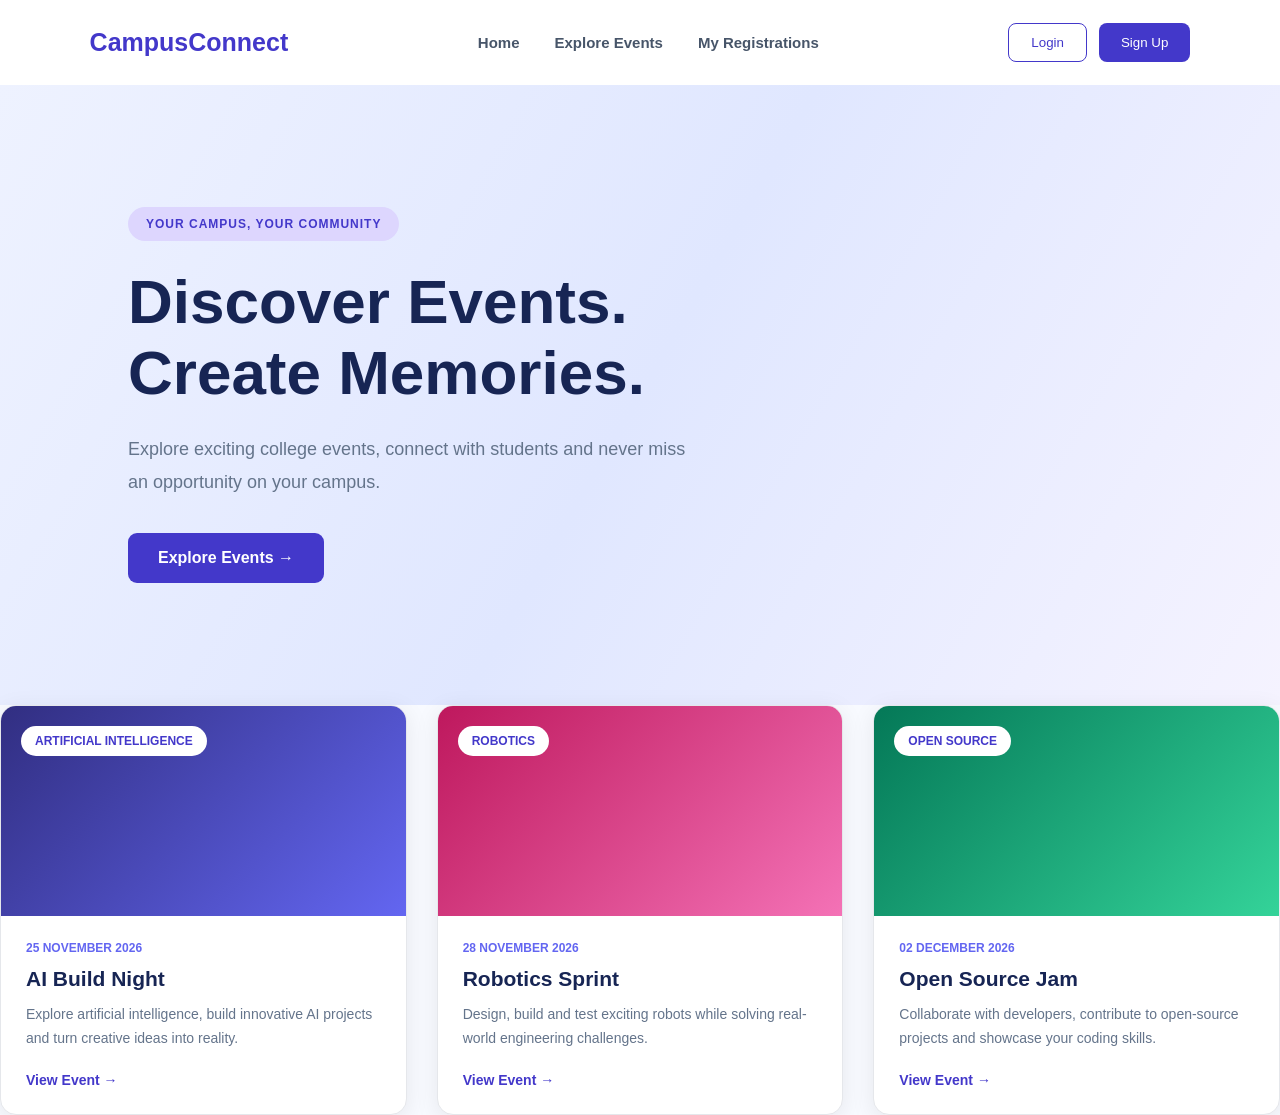
<file: frontend/index.html>
<!DOCTYPE html>
<html lang="en">
<head>
    <meta charset="UTF-8">
    <meta name="viewport" content="width=device-width, initial-scale=1.0">
    <title>CampusConnect | College Events</title>
    <link rel="stylesheet" href="css/style.css">
</head>
<body>

    <nav class="navbar">
        <div class="logo">CampusConnect</div>

        <div class="nav-links">
            <a href="index.html">Home</a>
            <a href="explore.html">Explore Events</a>
            <a href="registration.html">My Registrations</a>
        </div>

        <div class="nav-buttons">
            <button class="login-btn">Login</button>
            <button class="signup-btn">Sign Up</button>
        </div>
    </nav>

    <section class="hero">
        <div class="hero-content">
            <span class="tag">YOUR CAMPUS, YOUR COMMUNITY</span>

            <h1>Discover Events.<br>
                Create Memories.</h1>

            <p>
                Explore exciting college events, connect with students
                and never miss an opportunity on your campus.
            </p>

            <a href="explore.html" class="explore-btn">
                Explore Events →
            </a>
        </div>
    </section>
<div class="events-container">

    <!-- EVENT 1 -->
    <div class="event-card">
        <div class="event-image hackathon">
            <span>ARTIFICIAL INTELLIGENCE</span>
        </div>

        <div class="event-details">
            <p class="event-date">25 NOVEMBER 2026</p>
            <h3>AI Build Night</h3>
            <p>Explore artificial intelligence, build innovative AI projects and turn creative ideas into reality.</p>
            <a href="explore.html" class="register-btn">View Event →</a>
        </div>
    </div>

    <!-- EVENT 2 -->
    <div class="event-card">
        <div class="event-image cultural">
            <span>ROBOTICS</span>
        </div>

        <div class="event-details">
            <p class="event-date">28 NOVEMBER 2026</p>
            <h3>Robotics Sprint</h3>
            <p>Design, build and test exciting robots while solving real-world engineering challenges.</p>
            <a href="explore.html" class="register-btn">View Event →</a>
        </div>
    </div>

    <!-- EVENT 3 -->
    <div class="event-card">
        <div class="event-image workshop">
            <span>OPEN SOURCE</span>
        </div>

        <div class="event-details">
            <p class="event-date">02 DECEMBER 2026</p>
            <h3>Open Source Jam</h3>
            <p>Collaborate with developers, contribute to open-source projects and showcase your coding skills.</p>
            <a href="explore.html" class="register-btn">View Event →</a>
        </div>
    </div>

</div>
    <script src="js/app.js"></script>
</body>
</html>
</file>
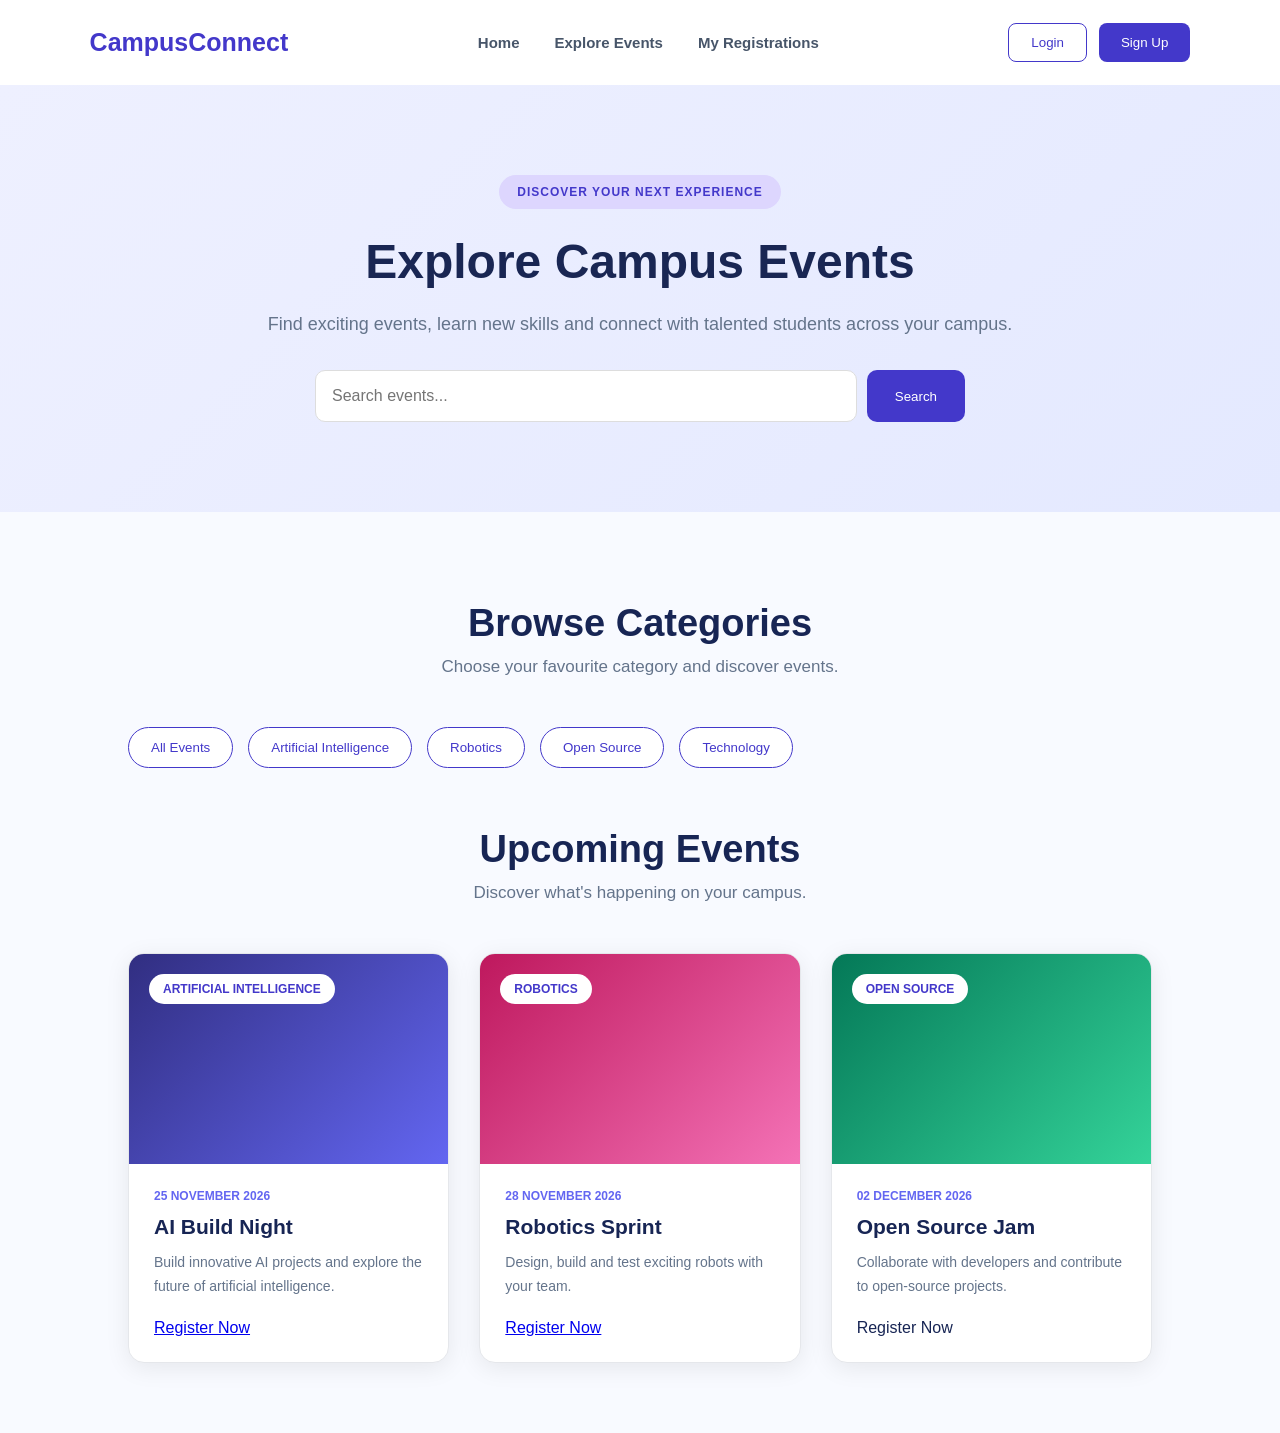
<file: frontend/explore.html>
<!DOCTYPE html>
<html lang="en">
<head>
    <meta charset="UTF-8">
    <meta name="viewport" content="width=device-width, initial-scale=1.0">
    <title>Explore Events | CampusConnect</title>
    <link rel="stylesheet" href="css/style.css">
</head>
<body>

    <!-- NAVIGATION BAR -->

    <nav class="navbar">
        <div class="logo">CampusConnect</div>

        <div class="nav-links">
            <a href="index.html">Home</a>
            <a href="explore.html">Explore Events</a>
            <a href="registration.html">My Registrations</a>
        </div>

        <div class="nav-buttons">
            <button class="login-btn">Login</button>
            <button class="signup-btn">Sign Up</button>
        </div>
    </nav>

    <!-- EXPLORE HERO SECTION -->

    <section class="explore-hero">

        <div class="explore-heading">
            <span class="tag">DISCOVER YOUR NEXT EXPERIENCE</span>

            <h1>Explore Campus Events</h1>

            <p>
                Find exciting events, learn new skills and connect
                with talented students across your campus.
            </p>
        </div>

        <!-- SEARCH BAR -->

        <div class="search-container">
            <input
                type="text"
                id="eventSearch"
                placeholder="Search events..."
            >

            <button class="search-btn">Search</button>
        </div>

    </section>

    <!-- EVENT CATEGORIES -->

    <section class="explore-events">

        <div class="section-heading">
            <h2>Browse Categories</h2>
            <p>Choose your favourite category and discover events.</p>
        </div>

        <div class="category-container">

            <button class="category-btn">All Events</button>
            <button class="category-btn">Artificial Intelligence</button>
            <button class="category-btn">Robotics</button>
            <button class="category-btn">Open Source</button>
            <button class="category-btn">Technology</button>

        </div>

        <!-- EVENT LIST -->

        <div class="section-heading">
            <h2>Upcoming Events</h2>
            <p>Discover what's happening on your campus.</p>
        </div>

        <div class="events-container">

            <!-- EVENT 1 -->

            <div class="event-card">
                <div class="event-image hackathon">
                    <span>ARTIFICIAL INTELLIGENCE</span>
                </div>

                <div class="event-details">
                    <p class="event-date">25 NOVEMBER 2026</p>
                    <h3>AI Build Night</h3>
                    <p>Build innovative AI projects and explore the future of artificial intelligence.</p>
                    <a href="registration.html?event=AI%20Build%20Night">
    Register Now
</a>
                </div>
            </div>

            <!-- EVENT 2 -->

            <div class="event-card">
                <div class="event-image cultural">
                    <span>ROBOTICS</span>
                </div>

                <div class="event-details">
                    <p class="event-date">28 NOVEMBER 2026</p>
                    <h3>Robotics Sprint</h3>
                    <p>Design, build and test exciting robots with your team.</p>
                    <a href="registration.html?event=Robotics%20Sprint"> Register Now</a>
                </div>
            </div>

            <!-- EVENT 3 -->

            <div class="event-card">
                <div class="event-image workshop">
                    <span>OPEN SOURCE</span>
                </div>

                <div class="event-details">
                    <p class="event-date">02 DECEMBER 2026</p>
                    <h3>Open Source Jam</h3>
                    <p>Collaborate with developers and contribute to open-source projects.</p>
                    <a href="registration.html?event=Open%20Source%20Jam"></a>Register Now</a>
                </div>
            </div>

        </div>

    </section>

    <script src="js/app.js"></script>

</body>
</html>
</file>
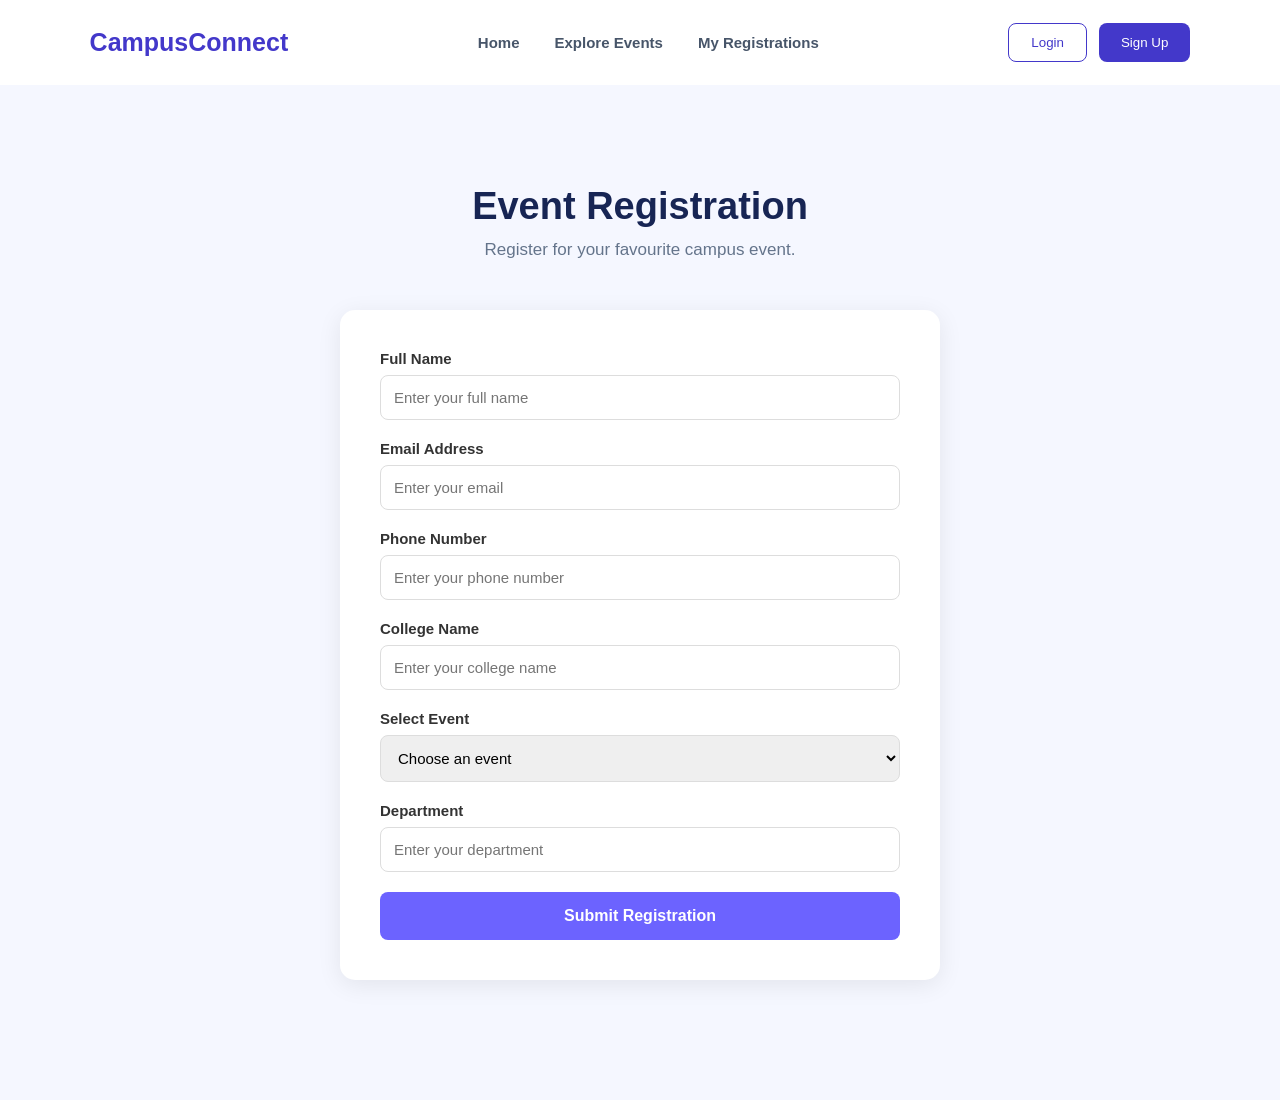
<file: frontend/registration.html>
<!DOCTYPE html>
<html lang="en">
<head>
    <meta charset="UTF-8">
    <meta name="viewport" content="width=device-width, initial-scale=1.0">
    <title>Event Registration | CampusConnect</title>
    <link rel="stylesheet" href="css/style.css">
</head>
<body>

    <!-- NAVIGATION BAR -->

    <nav class="navbar">
        <div class="logo">CampusConnect</div>

        <div class="nav-links">
            <a href="index.html">Home</a>
            <a href="explore.html">Explore Events</a>
            <a href="registration.html">My Registrations</a>
        </div>

        <div class="nav-buttons">
            <button class="login-btn">Login</button>
            <button class="signup-btn">Sign Up</button>
        </div>
    </nav>

    <!-- REGISTRATION SECTION -->

    <section class="registration-section">

        <div class="section-heading">
            <h2>Event Registration</h2>
            <p>Register for your favourite campus event.</p>
        </div>

        <div class="registration-container">

            <form id="registrationForm">

                <div class="form-group">
                    <label for="studentName">Full Name</label>
                    <input type="text" id="studentName" placeholder="Enter your full name" required>
                </div>

                <div class="form-group">
                    <label for="studentEmail">Email Address</label>
                    <input type="email" id="studentEmail" placeholder="Enter your email" required>
                </div>

                <div class="form-group">
                    <label for="studentPhone">Phone Number</label>
                    <input type="tel" id="studentPhone" placeholder="Enter your phone number" required>
                </div>

                <div class="form-group">
                    <label for="studentCollege">College Name</label>
                    <input type="text" id="studentCollege" placeholder="Enter your college name" required>
                </div>

                <div class="form-group">
                    <label for="eventName">Select Event</label>

                    <select id="eventName" required>
                        <option value="">Choose an event</option>
                        <option value="AI Build Night">AI Build Night</option>
                        <option value="Robotics Sprint">Robotics Sprint</option>
                        <option value="Open Source Jam">Open Source Jam</option>
                    </select>
                </div>

                <div class="form-group">
                    <label for="studentDepartment">Department</label>
                    <input type="text" id="studentDepartment" placeholder="Enter your department" required>
                </div>
                <div id="successMessage" class="success-message" style="display: none;">
    🎉 Registration submitted successfully!
    We look forward to seeing you at the event.
</div>

                <button type="submit" class="register-btn">
                    Submit Registration
                </button>

            </form>

        </div>

    </section>

    <script src="js/app.js"></script>

</body>
</html>
</file>
<file: frontend/css/style.css>
/* CAMPUSCONNECT - WEBSITE DESIGN */

* {
    margin: 0;
    padding: 0;
    box-sizing: border-box;
}

body {
    font-family: Arial, sans-serif;
    background: #f8faff;
    color: #172554;
}

/* NAVIGATION BAR */

.navbar {
    width: 100%;
    height: 85px;
    padding: 0 7%;
    display: flex;
    align-items: center;
    justify-content: space-between;
    background: white;
    box-shadow: 0 3px 15px rgba(0,0,0,0.05);
}

.logo {
    font-size: 25px;
    font-weight: bold;
    color: #4338ca;
}

.nav-links {
    display: flex;
    gap: 35px;
}

.nav-links a {
    text-decoration: none;
    color: #475569;
    font-size: 15px;
    font-weight: 600;
}

.nav-links a:hover {
    color: #4338ca;
}

/* NAVIGATION BUTTONS */

.nav-buttons {
    display: flex;
    gap: 12px;
}

.login-btn {
    padding: 11px 22px;
    border: 1px solid #4338ca;
    background: white;
    color: #4338ca;
    border-radius: 8px;
    cursor: pointer;
}

.signup-btn {
    padding: 11px 22px;
    background: #4338ca;
    color: white;
    border: none;
    border-radius: 8px;
    cursor: pointer;
}

/* HERO SECTION */

.hero {
    min-height: 620px;
    display: flex;
    align-items: center;
    padding: 80px 10%;
    background: linear-gradient(
        120deg,
        #eef2ff,
        #e0e7ff,
        #f5f3ff
    );
}

.hero-content {
    max-width: 700px;
}

.tag {
    display: inline-block;
    padding: 10px 18px;
    background: #ddd6fe;
    color: #4338ca;
    border-radius: 30px;
    font-size: 12px;
    font-weight: bold;
    letter-spacing: 1px;
}

.hero h1 {
    font-size: 62px;
    line-height: 1.15;
    margin: 25px 0;
    color: #172554;
}

.hero p {
    font-size: 18px;
    line-height: 1.8;
    color: #64748b;
    max-width: 580px;
    margin-bottom: 35px;
}

.explore-btn {
    display: inline-block;
    padding: 16px 30px;
    background: #4338ca;
    color: white;
    text-decoration: none;
    border-radius: 9px;
    font-weight: bold;
    transition: 0.3s;
}

.explore-btn:hover {
    background: #312e81;
    transform: translateY(-3px);
}

/* MOBILE RESPONSIVENESS */

@media (max-width: 768px) {

    .navbar {
        height: auto;
        padding: 20px;
        flex-wrap: wrap;
        gap: 20px;
    }

    .nav-links {
        order: 3;
        width: 100%;
        flex-wrap: wrap;
        gap: 15px;
    }

    .hero {
        padding: 70px 7%;
    }

    .hero h1 {
        font-size: 40px;
    }

    .hero p {
        font-size: 16px;
    }
}
/* FEATURED EVENTS SECTION */

.featured-events {
    padding: 90px 8%;
    background: #ffffff;
}

.section-heading {
    text-align: center;
    margin-bottom: 50px;
}

.section-heading h2 {
    font-size: 38px;
    color: #172554;
    margin: 20px 0 12px;
}

.section-heading p {
    color: #64748b;
    font-size: 17px;
}

/* EVENTS GRID */

.events-container {
    display: grid;
    grid-template-columns: repeat(3, 1fr);
    gap: 30px;
}

/* EVENT CARD */

.event-card {
    background: white;
    border-radius: 16px;
    overflow: hidden;
    box-shadow: 0 5px 25px rgba(0,0,0,0.08);
    transition: 0.3s;
    border: 1px solid #e5e7eb;
}

.event-card:hover {
    transform: translateY(-8px);
    box-shadow: 0 12px 30px rgba(67,56,202,0.15);
}

/* EVENT IMAGE AREAS */

.event-image {
    height: 210px;
    display: flex;
    align-items: flex-start;
    padding: 20px;
}

.event-image span {
    background: white;
    color: #4338ca;
    padding: 8px 14px;
    border-radius: 20px;
    font-size: 12px;
    font-weight: bold;
}

.hackathon {
    background: linear-gradient(135deg, #312e81, #6366f1);
}

.cultural {
    background: linear-gradient(135deg, #be185d, #f472b6);
}

.workshop {
    background: linear-gradient(135deg, #047857, #34d399);
}

/* EVENT DETAILS */

.event-details {
    padding: 25px;
}

.event-date {
    color: #6366f1;
    font-size: 12px;
    font-weight: bold;
    margin-bottom: 12px;
}

.event-details h3 {
    font-size: 21px;
    color: #172554;
    margin-bottom: 12px;
}

.event-details p:not(.event-date) {
    color: #64748b;
    font-size: 14px;
    line-height: 1.7;
    margin-bottom: 20px;
}

.register-btn {
    display: inline-block;
    text-decoration: none;
    color: #4338ca;
    font-weight: bold;
    font-size: 14px;
}

.register-btn:hover {
    color: #312e81;
}

/* RESPONSIVE EVENTS GRID */

@media (max-width: 900px) {
    .events-container {
        grid-template-columns: repeat(2, 1fr);
    }
}

@media (max-width: 600px) {
    .events-container {
        grid-template-columns: 1fr;
    }

    .section-heading h2 {
        font-size: 29px;
    }
}
/* EXPLORE EVENTS PAGE */

.explore-hero {
    padding: 90px 10%;
    background: linear-gradient(135deg, #eef0ff, #e4e9ff);
    text-align: center;
}

.explore-heading h1 {
    font-size: 48px;
    color: #192653;
    margin: 25px 0;
}

.explore-heading p {
    font-size: 18px;
    color: #64748b;
    margin-bottom: 35px;
}

.search-container {
    display: flex;
    justify-content: center;
    gap: 10px;
    max-width: 650px;
    margin: auto;
}

.search-container input {
    flex: 1;
    padding: 16px;
    border: 1px solid #ddd;
    border-radius: 10px;
    font-size: 16px;
}

.search-btn {
    padding: 16px 28px;
    background: #4338ca;
    color: white;
    border: none;
    border-radius: 10px;
    cursor: pointer;
}

.explore-events {
    padding: 70px 10%;
}

.category-container {
    display: flex;
    flex-wrap: wrap;
    gap: 15px;
    margin: 30px 0 60px;
}

.category-btn {
    padding: 12px 22px;
    border: 1px solid #4338ca;
    border-radius: 25px;
    background: white;
    color: #4338ca;
    cursor: pointer;
}

.category-btn:hover {
    background: #4338ca;
    color: white;
}

.search-btn:hover {
    background: #312e81;
}

@media (max-width: 600px) {
    .explore-hero {
        padding: 60px 5%;
    }

    .explore-heading h1 {
        font-size: 34px;
    }

    .explore-events {
        padding: 45px 5%;
    }

    .search-container {
        flex-direction: column;
    }
}
/* REGISTRATION PAGE */

.registration-section {
    padding: 80px 10%;
    background: #f5f7ff;
    min-height: 80vh;
}

.registration-container {
    max-width: 600px;
    margin: 40px auto;
    background: white;
    padding: 40px;
    border-radius: 15px;
    box-shadow: 0 5px 25px rgba(0, 0, 0, 0.08);
}

#registrationForm {
    display: flex;
    flex-direction: column;
    gap: 20px;
}

.form-group {
    display: flex;
    flex-direction: column;
    gap: 8px;
}

.form-group label {
    font-size: 15px;
    font-weight: 600;
    color: #333;
}

.form-group input,
.form-group select {
    width: 100%;
    padding: 13px;
    border: 1px solid #ddd;
    border-radius: 8px;
    font-size: 15px;
    outline: none;
    box-sizing: border-box;
    transition: 0.3s;
}

.form-group input:focus,
.form-group select:focus {
    border-color: #6c63ff;
    box-shadow: 0 0 5px rgba(108, 99, 255, 0.2);
}

#registrationForm .register-btn {
    width: 100%;
    padding: 15px;
    border: none;
    border-radius: 8px;
    background: #6c63ff;
    color: white;
    font-size: 16px;
    font-weight: 600;
    cursor: pointer;
    transition: 0.3s;
}

#registrationForm .register-btn:hover {
    background: #574bdb;
    transform: translateY(-2px);
}
/* Registration Success Message */
.success-message {
    background-color: #d4edda;
    color: #155724;
    border: 1px solid #c3e6cb;
    padding: 15px;
    margin-bottom: 20px;
    border-radius: 10px;
    text-align: center;
    font-weight: bold;
    font-size: 16px;
}
</file>
